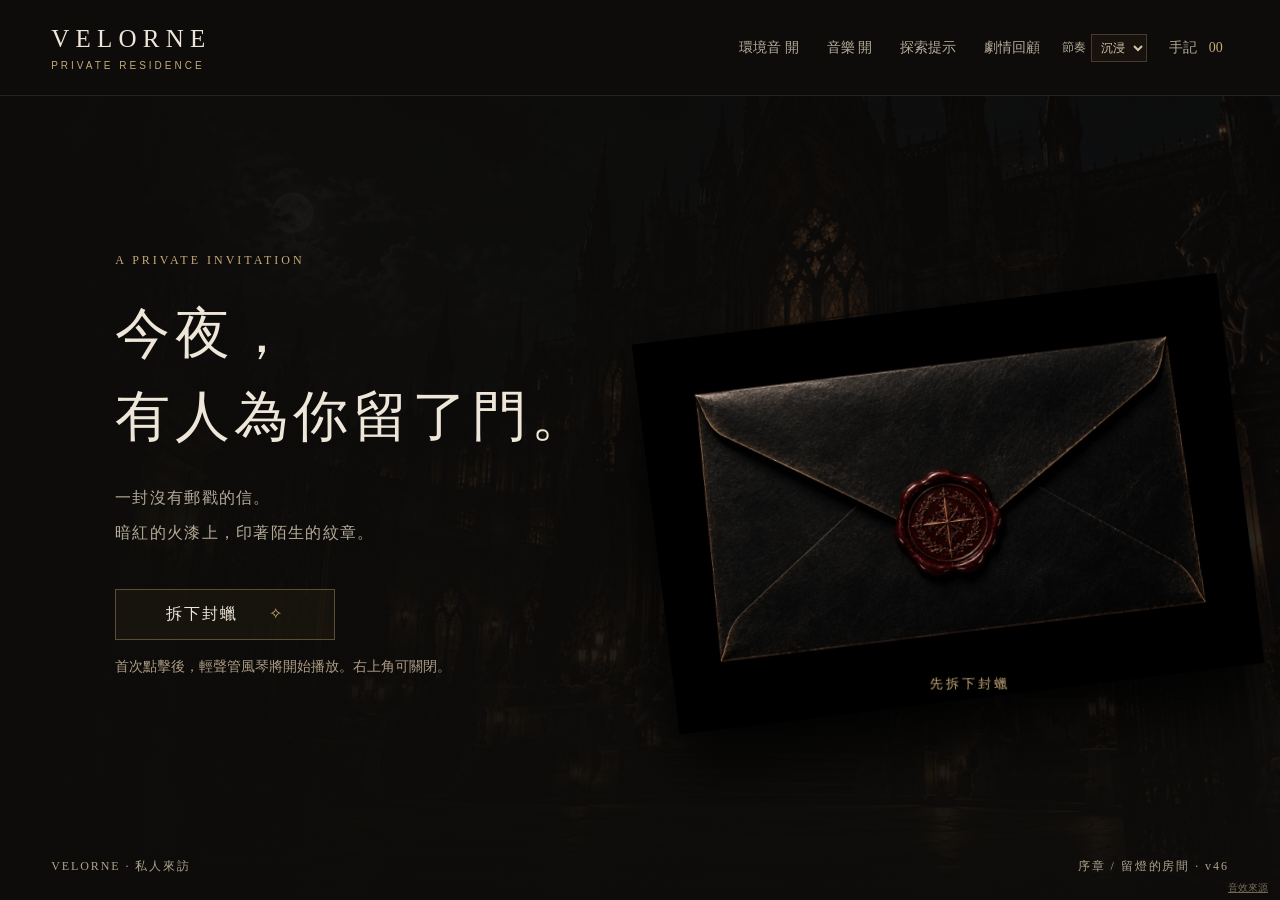
<file: VELORNE_Private_Visit.html>
<!doctype html>
<!-- Retry GitHub Pages deployment -->
<html lang="zh-Hant"><head><base href="velorne-private-visit-v46/"><meta charset="utf-8"><meta name="viewport" content="width=device-width,initial-scale=1"><meta name="theme-color" content="#100d0a"><title>VELORNE — 私人來訪</title><meta name="description" content="拆開一封私人邀請，在燭光與雨聲之間，探索尚未說完的故事。"><link rel="icon" type="image/svg+xml" href="data:image/svg+xml,%3Csvg xmlns='http://www.w3.org/2000/svg' viewBox='0 0 64 64'%3E%3Crect width='64' height='64' rx='12' fill='%23100d0a'/%3E%3Cpath d='M15 16L32 49L49 16M24 16H40' fill='none' stroke='%23c6a978' stroke-width='3'/%3E%3C/svg%3E"><link rel="stylesheet" href="style.css?v=41"></head>
<body><svg width="0" height="0" aria-hidden="true" style="position:absolute"><defs><clipPath id="env-flap36" clipPathUnits="objectBoundingBox"><path d="M .097 .147 L .902 .147 C .895 .201 .904 .228 .854 .270 L .521 .589 Q .500 .618 .478 .589 L .140 .274 Q .110 .254 .097 .147 Z"/></clipPath><clipPath id="env-body36" clipPathUnits="objectBoundingBox"><path d="M .097 .147 Q .110 .254 .140 .274 L .478 .589 Q .500 .618 .521 .589 L .854 .270 C .904 .228 .895 .201 .902 .147 L .914 .827 L .085 .827 Z"/></clipPath></defs></svg><main id="app">
<header><a class="wordmark" href="#" id="home" aria-label="暫停或返回邀請入口">VELORNE<span>PRIVATE RESIDENCE</span></a><div class="tools"><button id="sound" aria-pressed="true">環境音 開</button><button id="music" aria-pressed="true">音樂 開</button><button id="hint" aria-pressed="false">探索提示</button><button id="story-history">劇情回顧</button><label class="pace-control">節奏 <select id="story-pace" aria-label="劇情節奏"><option value="1">沉浸</option><option value="2.5">俐落</option><option value="8">快速</option></select></label><button id="journal">手記 <span id="count">00</span></button></div></header>
<section id="invitation" class="invitation"><img class="invitation-bg" src="assets/exterior.webp" alt="月光下的哥德式宅邸"><div class="invitation-shade"></div><div class="intro"><p class="eyebrow">A PRIVATE INVITATION</p><h1>今夜，<br>有人為你留了門。</h1><p class="intro-copy">一封沒有郵戳的信。<br>暗紅的火漆上，印著陌生的紋章。</p><button id="open" class="primary">拆下封蠟 <span>✧</span></button><p class="audio-hint">首次點擊後，輕聲管風琴將開始播放。右上角可關閉。</p><button id="resume" class="quiet" hidden>繼續上次的來訪</button></div><button id="envelope" class="envelope" aria-label="觸碰火漆，拆開邀請函"><span class="envelope-layers"><img class="envelope-original" src="assets/envelope.webp" alt=""><img class="envelope-wax" src="assets/envelope.webp" alt=""><img class="envelope-card" src="assets/card.webp" alt=""><img class="envelope-body" src="assets/envelope-unsealed.webp" alt="黑色信封與暗紅火漆"><img class="envelope-flap" src="assets/envelope-unsealed.webp" alt=""></span><span id="seal-caption">先拆下封蠟</span></button><div class="entry-footer"><span>VELORNE · 私人來訪</span><span>序章 / 留燈的房間 · v46</span></div></section>
<section id="exploration" hidden aria-label="宅邸探索"><div class="location"><p class="eyebrow" id="room-en"></p><h1 id="room-name"></h1><span class="explore-instruction">移動游標或手指，照亮眼前的空間</span></div><div id="stage-wrap"><div id="stage"><div id="world"><img id="scene" alt=""><div id="entry-door" hidden aria-hidden="true"><img class="entry-interior" src="assets/hall.webp" alt=""><div class="door-leaf leaf-left"><img src="assets/exterior.webp" alt=""></div><div class="door-leaf leaf-right"><img src="assets/exterior.webp" alt=""></div></div><div id="rain-glass" hidden aria-hidden="true"><i style="--drop-x:31%;--drop-y:12%;--drop-time:9s;--drop-delay:-0s"></i><i style="--drop-x:35%;--drop-y:23%;--drop-time:10s;--drop-delay:-2s"></i><i style="--drop-x:39%;--drop-y:34%;--drop-time:11s;--drop-delay:-4s"></i><i style="--drop-x:42%;--drop-y:45%;--drop-time:12s;--drop-delay:-6s"></i><i style="--drop-x:48%;--drop-y:18%;--drop-time:13s;--drop-delay:-8s"></i><i style="--drop-x:51%;--drop-y:29%;--drop-time:9s;--drop-delay:-10s"></i><i style="--drop-x:54%;--drop-y:40%;--drop-time:10s;--drop-delay:-12s"></i><i style="--drop-x:58%;--drop-y:13%;--drop-time:11s;--drop-delay:-14s"></i><i style="--drop-x:65%;--drop-y:24%;--drop-time:12s;--drop-delay:-16s"></i><i style="--drop-x:68%;--drop-y:35%;--drop-time:13s;--drop-delay:-18s"></i><i style="--drop-x:71%;--drop-y:46%;--drop-time:9s;--drop-delay:-20s"></i><i style="--drop-x:74%;--drop-y:19%;--drop-time:10s;--drop-delay:-22s"></i><i style="--drop-x:77%;--drop-y:30%;--drop-time:11s;--drop-delay:-24s"></i><i style="--drop-x:80%;--drop-y:41%;--drop-time:12s;--drop-delay:-26s"></i></div><div id="raking-light" aria-hidden="true"></div><div id="spotlight" aria-hidden="true"></div><div id="hotspots"></div><div id="doorlight" hidden></div></div><div id="walk-veil" aria-hidden="true"></div></div></div><div id="caption" role="status" aria-live="polite"></div><footer class="explore-footer"><button id="back">返回前廳</button><div id="nav" aria-label="前往其他空間"></div><label id="volume-control">音量 <input id="volume" type="range" min="0" max="100" value="38" aria-label="環境音音量"></label><label id="music-control">樂音 <input id="music-volume" type="range" min="0" max="100" value="20" aria-label="背景音樂音量"></label><button id="revisit" hidden>重新開始故事</button><button id="inventory">隨身物品 00</button><span id="save">進度儲存在此瀏覽器 · v46</span></footer></section>
<a href="audio-credits.html" target="_blank" rel="noopener" style="position:fixed;bottom:5px;right:12px;font-size:10px;color:#b7a588;opacity:.6;z-index:10">音效來源</a>
<div id="toast" role="status"></div>
<dialog id="detail"><button class="close" id="close" aria-label="關閉">×</button><div id="detail-body"></div></dialog>
<dialog id="image-viewer" aria-labelledby="image-title"><div class="image-toolbar"><button id="image-close" aria-label="關閉大圖">關閉</button><button id="image-less" aria-label="縮小圖片">−</button><span id="image-zoom-label">100%</span><button id="image-more" aria-label="放大圖片">＋</button><button id="image-fit">適合畫面</button><button id="image-action" hidden>繼續探索</button></div><p id="image-title"></p><div id="image-scroll"><div id="image-surface"><img id="image-full" alt=""><span class="close-rain" aria-hidden="true"><i style="left:14%;top:15%;--drop-time:9s;--drop-delay:-0s"></i><i style="left:22%;top:15%;--drop-time:10s;--drop-delay:-2s"></i><i style="left:31%;top:15%;--drop-time:11s;--drop-delay:-4s"></i><i style="left:69%;top:15%;--drop-time:12s;--drop-delay:-6s"></i><i style="left:77%;top:15%;--drop-time:13s;--drop-delay:-8s"></i><i style="left:86%;top:15%;--drop-time:14s;--drop-delay:-10s"></i></span></div></div><p class="image-help">放大後可捲動查看細節 · Esc 關閉</p></dialog></main><script src="seal.js"></script><script src="candle-motion.js"></script><script src="handle-motion.js"></script><script src="app.js?v=41"></script><script src="narrative.js?v=41"></script><script src="paper-motion.js?v=41"></script><script src="revisits.js?v=41"></script><script src="north-wing.js?v=41"></script><script src="continuity.js?v=41"></script><script src="refinements.js?v=41"></script><script src="atmosphere.js?v=41"></script></body></html>
</file>
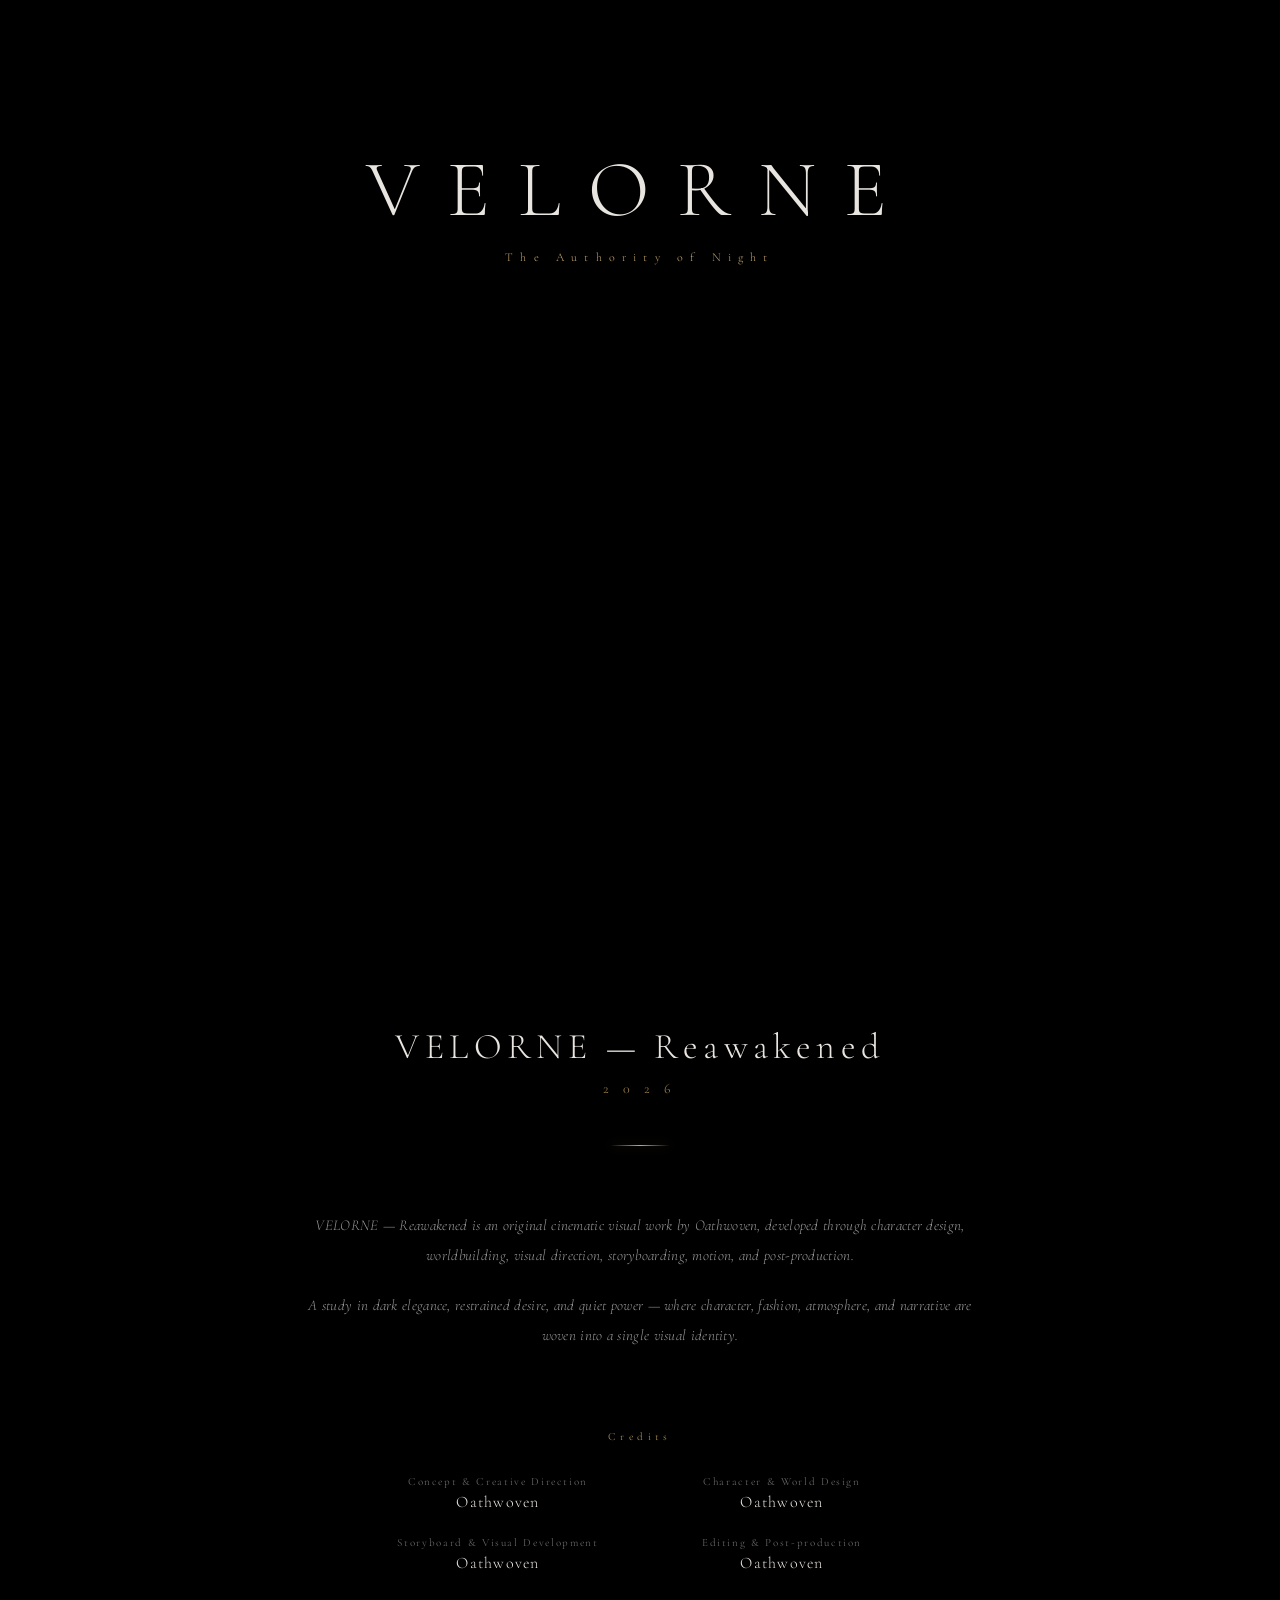
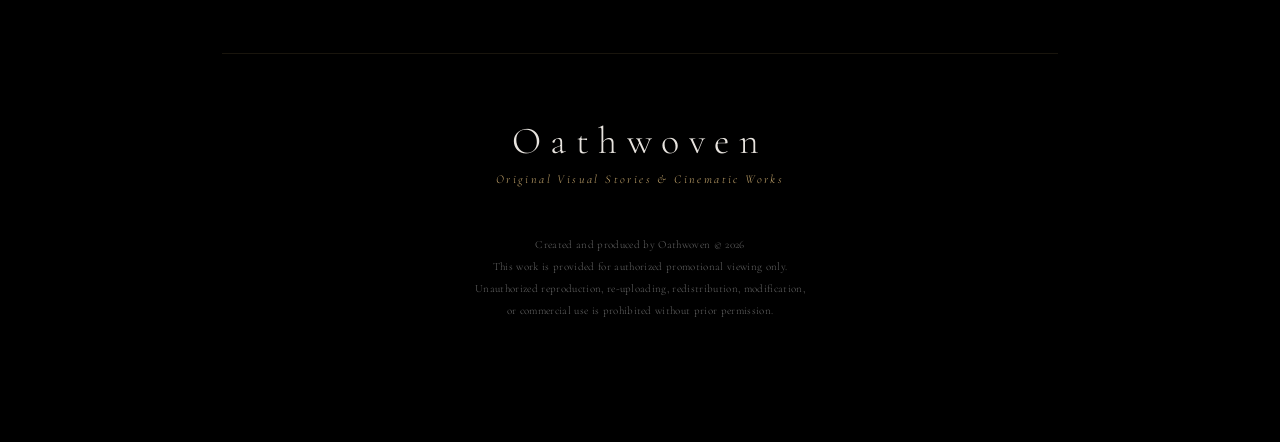
<file: VELORNE_Reawakened.html>
<!DOCTYPE html>
<html lang="en">
<head>
<meta charset="UTF-8">
<meta name="viewport" content="width=device-width, initial-scale=1.0">
<title>VELORNE — Reawakened</title>
<link href="https://fonts.googleapis.com/css2?family=Cormorant+Garamond:ital,wght@0,300;0,400;0,500;0,600;1,300;1,400&display=swap" rel="stylesheet">
<style>
  :root {
    --gold: #c9a96e;
    --gold-dim: #a88a50;
    --gold-faint: rgba(201,169,110,0.12);
    --cream: #e8e4df;
    --silver: #999;
    --silver-dark: #666;
  }
  * { margin: 0; padding: 0; box-sizing: border-box; }
  html { background: #000; }
  body {
    font-family: 'Cormorant Garamond', serif;
    background: #000;
    color: var(--cream);
    overflow-x: hidden;
    -webkit-font-smoothing: antialiased;
  }

  /* === OPENING SEQUENCE === */
  .opening {
    height: 45vh;
    min-height: 280px;
    display: flex;
    flex-direction: column;
    align-items: center;
    justify-content: center;
    position: relative;
  }
  .logo-mark {
    font-size: clamp(42px, 7vw, 80px);
    font-weight: 300;
    letter-spacing: 0.35em;
    color: var(--cream);
    opacity: 0;
    animation: logoFade 2s ease forwards 0.5s;
  }
  .logo-sub {
    font-size: clamp(9px, 1.2vw, 12px);
    font-weight: 300;
    letter-spacing: 0.6em;
    color: var(--gold);
    margin-top: 12px;
    opacity: 0;
    animation: logoFade 1.5s ease forwards 1.2s;
  }
  .scroll-cue { display: none; }

  @keyframes logoFade {
    from { opacity: 0; transform: translateY(8px); }
    to { opacity: 1; transform: translateY(0); }
  }
  @keyframes logoFloat {
    to { transform: translateY(-60px); }
  }
  @keyframes scrollPulse {
    0%, 100% { opacity: 0.3; }
    50% { opacity: 0.8; }
  }

  /* === CONTENT === */
  .content {
    max-width: 900px;
    margin: 0 auto;
    padding: 0 32px 120px;
  }

  /* === VIDEO === */
  .video-section {
    opacity: 0;
    transform: translateY(30px);
    transition: opacity 1.5s ease, transform 1.5s ease;
    margin-bottom: 0;
    max-width: 1100px;
    margin-left: auto;
    margin-right: auto;
    padding: 0 24px;
  }
  .video-section.visible {
    opacity: 1;
    transform: translateY(0);
  }
  .video-wrapper {
    width: 100%;
    aspect-ratio: 16 / 9;
    background: #000;
    overflow: hidden;
  }
  .video-wrapper iframe {
    width: 100%;
    height: 100%;
    display: block;
    border: none;
  }

  /* === FILM TITLE === */
  .film-title {
    text-align: center;
    margin: 28px 0 48px;
    opacity: 0;
    transform: translateY(20px);
    transition: opacity 1.2s ease, transform 1.2s ease;
  }
  .film-title.visible {
    opacity: 1;
    transform: translateY(0);
  }
  .film-title h1 {
    font-size: clamp(24px, 3.5vw, 36px);
    font-weight: 300;
    letter-spacing: 0.15em;
    color: var(--cream);
  }
  .film-title .year {
    font-size: 14px;
    font-weight: 300;
    letter-spacing: 0.4em;
    color: var(--gold-dim);
    margin-top: 12px;
  }

  /* === DIVIDER === */
  .gold-line {
    width: 60px;
    height: 1px;
    background: linear-gradient(90deg, transparent, var(--gold), transparent);
    margin: 0 auto 64px;
    box-shadow: 0 0 12px rgba(201,169,110,0.3);
    opacity: 0;
    transition: opacity 1.5s ease;
  }
  .gold-line.visible { opacity: 1; }

  /* === DESCRIPTION === */
  .description {
    text-align: center;
    margin-bottom: 80px;
    opacity: 0;
    transform: translateY(20px);
    transition: opacity 1.2s ease, transform 1.2s ease;
  }
  .description.visible {
    opacity: 1;
    transform: translateY(0);
  }
  .description p {
    font-size: 15px;
    font-weight: 300;
    font-style: italic;
    line-height: 2;
    color: var(--silver);
    max-width: 680px;
    margin: 0 auto;
    letter-spacing: 0.02em;
  }

  /* === CREDITS === */
  .credits {
    margin-bottom: 80px;
    opacity: 0;
    transform: translateY(20px);
    transition: opacity 1.2s ease, transform 1.2s ease;
  }
  .credits.visible {
    opacity: 1;
    transform: translateY(0);
  }
  .credits-title {
    text-align: center;
    font-size: 11px;
    font-weight: 400;
    letter-spacing: 0.4em;
    color: var(--gold-dim);
    margin-bottom: 32px;
  }
  .credits-grid {
    display: grid;
    grid-template-columns: 1fr 1fr;
    gap: 24px 48px;
    max-width: 520px;
    margin: 0 auto;
  }
  .credit-item {
    text-align: center;
  }
  .credit-role {
    font-size: 11px;
    font-weight: 400;
    letter-spacing: 0.15em;
    color: var(--silver-dark);
    margin-bottom: 4px;
  }
  .credit-name {
    font-size: 16px;
    font-weight: 300;
    letter-spacing: 0.08em;
    color: var(--cream);
  }

  /* === SIGNATURE === */
  .signature {
    text-align: center;
    padding-top: 64px;
    border-top: 1px solid var(--gold-faint);
    opacity: 0;
    transform: translateY(20px);
    transition: opacity 1.2s ease, transform 1.2s ease;
  }
  .signature.visible {
    opacity: 1;
    transform: translateY(0);
  }
  .sig-name {
    font-size: clamp(28px, 4vw, 38px);
    font-weight: 300;
    letter-spacing: 0.25em;
    color: var(--cream);
    margin-bottom: 8px;
  }
  .sig-tagline {
    font-size: 12px;
    font-weight: 300;
    font-style: italic;
    letter-spacing: 0.2em;
    color: var(--gold);
    margin-bottom: 48px;
  }
  .copyright {
    font-size: 11px;
    font-weight: 300;
    line-height: 2;
    color: var(--silver-dark);
    max-width: 520px;
    margin: 0 auto;
    letter-spacing: 0.03em;
  }

  /* === RESPONSIVE === */
  @media (max-width: 600px) {
    .content { padding: 0 20px 80px; }
    .credits-grid { grid-template-columns: 1fr; gap: 20px; }
    .opening { height: 85vh; }
  }

  /* === REDUCED MOTION === */
  @media (prefers-reduced-motion: reduce) {
    .logo-mark, .logo-sub, .scroll-cue { animation: none; opacity: 1; }
    .video-section, .film-title, .gold-line, .description, .credits, .signature {
      opacity: 1; transform: none;
    }
  }
</style>
</head>
<body>

<!-- OPENING SEQUENCE -->
<div class="opening">
  <div class="logo-mark">VELORNE</div>
  <div class="logo-sub">The Authority of Night</div>
  <div class="scroll-cue"><span></span></div>
</div>

<!-- VIDEO (wide, outside content column) -->
<div class="video-section anim">
  <div class="video-wrapper">
    <iframe src="https://www.youtube.com/embed/BEw5ybNM6Q8?rel=0&modestbranding=1&color=white" allowfullscreen allow="autoplay; encrypted-media" referrerpolicy="strict-origin-when-cross-origin"></iframe>
  </div>
</div>

<!-- MAIN CONTENT -->
<div class="content">

  <!-- FILM TITLE -->
  <div class="film-title anim">
    <h1>VELORNE — Reawakened</h1>
    <div class="year">2 0 2 6</div>
  </div>

  <div class="gold-line anim"></div>

  <!-- DESCRIPTION -->
  <div class="description anim">
    <p>VELORNE — Reawakened is an original cinematic visual work by Oathwoven, developed through character design, worldbuilding, visual direction, storyboarding, motion, and post-production.</p>
    <p style="margin-top: 20px;">A study in dark elegance, restrained desire, and quiet power — where character, fashion, atmosphere, and narrative are woven into a single visual identity.</p>
  </div>

  <!-- CREDITS -->
  <div class="credits anim">
    <div class="credits-title">Credits</div>
    <div class="credits-grid">
      <div class="credit-item">
        <div class="credit-role">Concept & Creative Direction</div>
        <div class="credit-name">Oathwoven</div>
      </div>
      <div class="credit-item">
        <div class="credit-role">Character & World Design</div>
        <div class="credit-name">Oathwoven</div>
      </div>
      <div class="credit-item">
        <div class="credit-role">Storyboard & Visual Development</div>
        <div class="credit-name">Oathwoven</div>
      </div>
      <div class="credit-item">
        <div class="credit-role">Editing & Post-production</div>
        <div class="credit-name">Oathwoven</div>
      </div>
    </div>
  </div>

  <!-- SIGNATURE -->
  <div class="signature anim">
    <div class="sig-name">Oathwoven</div>
    <div class="sig-tagline">Original Visual Stories & Cinematic Works</div>
    <div class="copyright">
      Created and produced by Oathwoven © 2026<br>
      This work is provided for authorized promotional viewing only.<br>
      Unauthorized reproduction, re-uploading, redistribution, modification,<br>
      or commercial use is prohibited without prior permission.
    </div>
  </div>

</div>

<script>
const observer = new IntersectionObserver((entries) => {
  entries.forEach(entry => {
    if (entry.isIntersecting) entry.target.classList.add('visible');
  });
}, { threshold: 0.1 });

document.querySelectorAll('.anim').forEach(el => observer.observe(el));
</script>
</body>
</html>
</file>
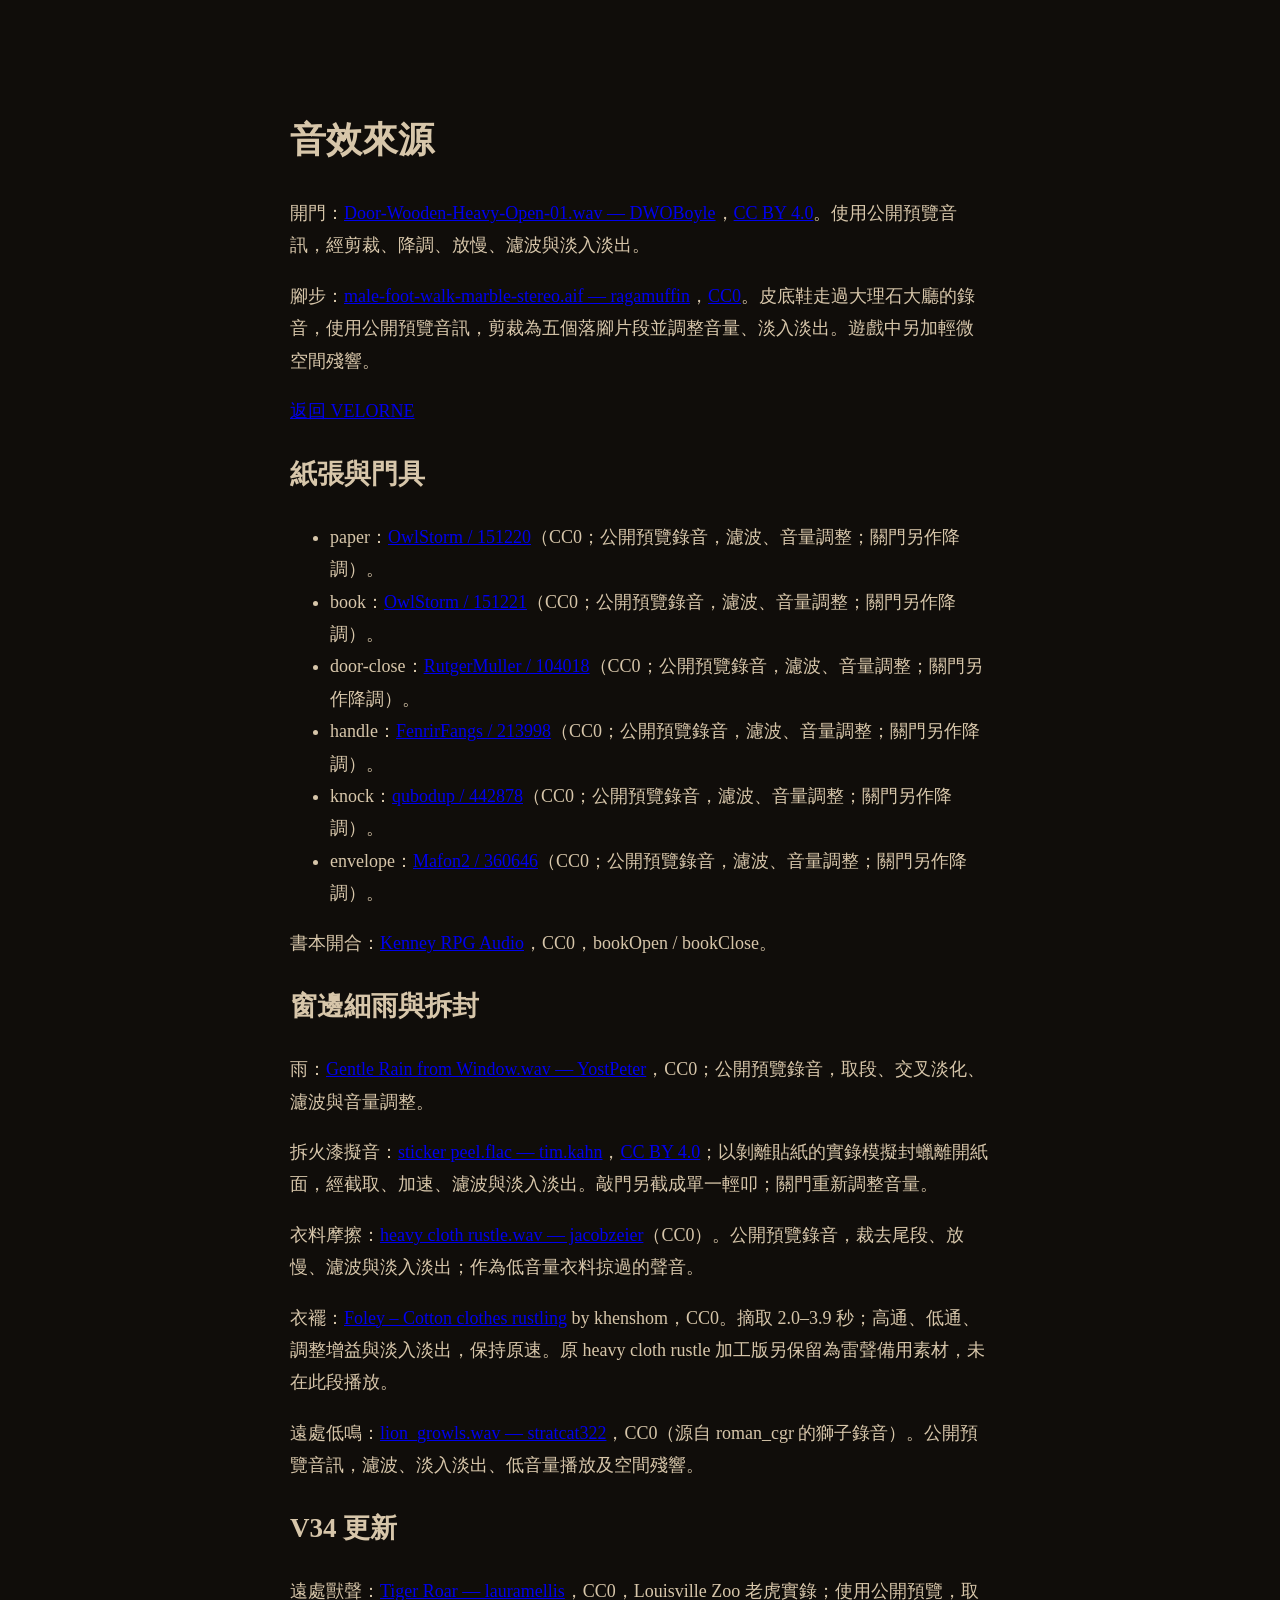
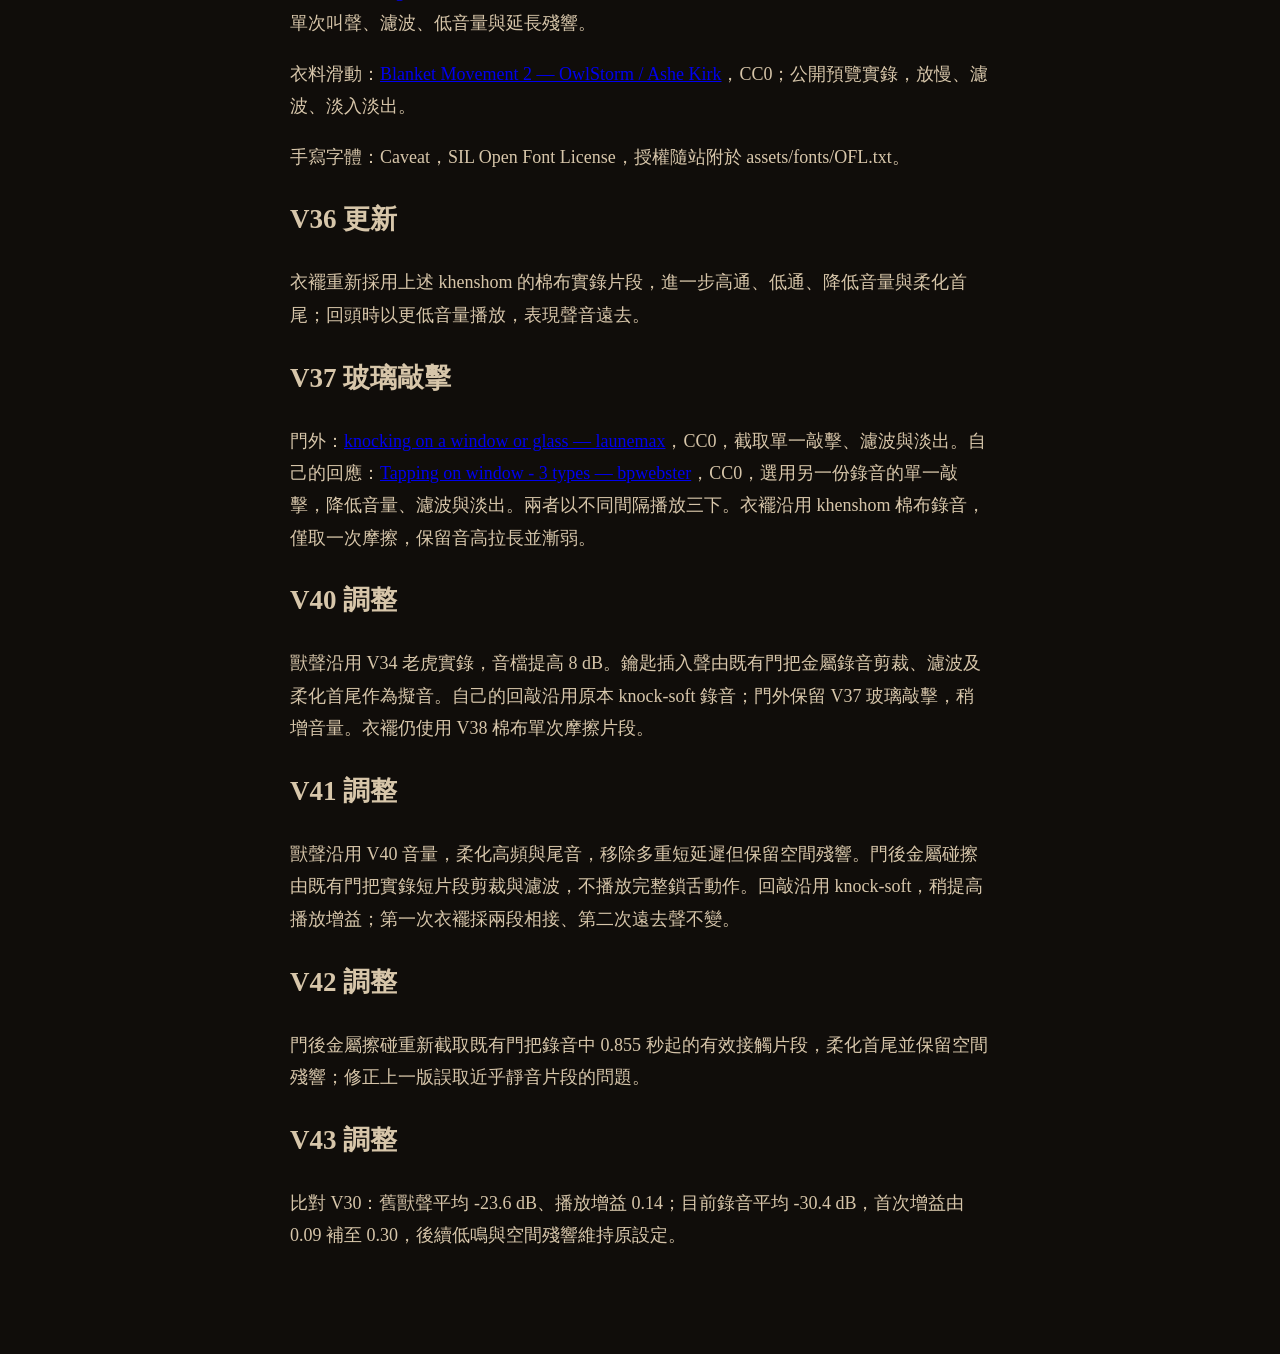
<file: velorne-private-visit-v46/audio-credits.html>
<!doctype html><html lang="zh-Hant"><meta charset="utf-8"><meta name="viewport" content="width=device-width"><title>VELORNE · 音效來源</title><body style="background:#100d0a;color:#d7c6aa;font:18px/1.8 Georgia,serif;max-width:700px;margin:60px auto;padding:24px"><h1>音效來源</h1><p>開門：<a href="https://freesound.org/people/DWOBoyle/sounds/151989/">Door-Wooden-Heavy-Open-01.wav — DWOBoyle</a>，<a href="https://creativecommons.org/licenses/by/4.0/">CC BY 4.0</a>。使用公開預覽音訊，經剪裁、降調、放慢、濾波與淡入淡出。</p><p>腳步：<a href="https://freesound.org/people/ragamuffin/sounds/118985/">male-foot-walk-marble-stereo.aif — ragamuffin</a>，<a href="https://creativecommons.org/publicdomain/zero/1.0/">CC0</a>。皮底鞋走過大理石大廳的錄音，使用公開預覽音訊，剪裁為五個落腳片段並調整音量、淡入淡出。遊戲中另加輕微空間殘響。</p><p><a href="index.html">返回 VELORNE</a></p><h2>紙張與門具</h2><ul><li>paper：<a href="https://freesound.org/people/OwlStorm/sounds/151220/">OwlStorm / 151220</a>（CC0；公開預覽錄音，濾波、音量調整；關門另作降調）。</li><li>book：<a href="https://freesound.org/people/OwlStorm/sounds/151221/">OwlStorm / 151221</a>（CC0；公開預覽錄音，濾波、音量調整；關門另作降調）。</li><li>door-close：<a href="https://freesound.org/people/RutgerMuller/sounds/104018/">RutgerMuller / 104018</a>（CC0；公開預覽錄音，濾波、音量調整；關門另作降調）。</li><li>handle：<a href="https://freesound.org/people/FenrirFangs/sounds/213998/">FenrirFangs / 213998</a>（CC0；公開預覽錄音，濾波、音量調整；關門另作降調）。</li><li>knock：<a href="https://freesound.org/people/qubodup/sounds/442878/">qubodup / 442878</a>（CC0；公開預覽錄音，濾波、音量調整；關門另作降調）。</li><li>envelope：<a href="https://freesound.org/people/Mafon2/sounds/360646/">Mafon2 / 360646</a>（CC0；公開預覽錄音，濾波、音量調整；關門另作降調）。</li></ul><p>書本開合：<a href="https://kenney.nl/assets/rpg-audio">Kenney RPG Audio</a>，CC0，bookOpen / bookClose。</p><h2>窗邊細雨與拆封</h2><p>雨：<a href="https://freesound.org/people/YostPeter/sounds/523405/">Gentle Rain from Window.wav — YostPeter</a>，CC0；公開預覽錄音，取段、交叉淡化、濾波與音量調整。</p><p>拆火漆擬音：<a href="https://freesound.org/people/tim.kahn/sounds/27976/">sticker peel.flac — tim.kahn</a>，<a href="https://creativecommons.org/licenses/by/4.0/">CC BY 4.0</a>；以剝離貼紙的實錄模擬封蠟離開紙面，經截取、加速、濾波與淡入淡出。敲門另截成單一輕叩；關門重新調整音量。</p><p>衣料摩擦：<a href="https://freesound.org/people/jacobzeier/sounds/163164/">heavy cloth rustle.wav — jacobzeier</a>（CC0）。公開預覽錄音，裁去尾段、放慢、濾波與淡入淡出；作為低音量衣料掠過的聲音。</p><p>衣襬：<a href="https://freesound.org/people/khenshom/sounds/481075/">Foley – Cotton clothes rustling</a> by khenshom，CC0。摘取 2.0–3.9 秒；高通、低通、調整增益與淡入淡出，保持原速。原 heavy cloth rustle 加工版另保留為雷聲備用素材，未在此段播放。</p><p>遠處低鳴：<a href="https://freesound.org/people/stratcat322/sounds/270383/">lion_growls.wav — stratcat322</a>，CC0（源自 roman_cgr 的獅子錄音）。公開預覽音訊，濾波、淡入淡出、低音量播放及空間殘響。</p><h2>V34 更新</h2><p>遠處獸聲：<a href="https://freesound.org/people/lauramellis/sounds/263115/">Tiger Roar — lauramellis</a>，CC0，Louisville Zoo 老虎實錄；使用公開預覽，取單次叫聲、濾波、低音量與延長殘響。</p><p>衣料滑動：<a href="https://freesound.org/people/OwlStorm/sounds/320138/">Blanket Movement 2 — OwlStorm / Ashe Kirk</a>，CC0；公開預覽實錄，放慢、濾波、淡入淡出。</p><p>手寫字體：Caveat，SIL Open Font License，授權隨站附於 assets/fonts/OFL.txt。</p><h2>V36 更新</h2><p>衣襬重新採用上述 khenshom 的棉布實錄片段，進一步高通、低通、降低音量與柔化首尾；回頭時以更低音量播放，表現聲音遠去。</p><h2>V37 玻璃敲擊</h2><p>門外：<a href="https://freesound.org/people/launemax/sounds/249932/">knocking on a window or glass — launemax</a>，CC0，截取單一敲擊、濾波與淡出。自己的回應：<a href="https://freesound.org/people/bpwebster/sounds/658607/">Tapping on window - 3 types — bpwebster</a>，CC0，選用另一份錄音的單一敲擊，降低音量、濾波與淡出。兩者以不同間隔播放三下。衣襬沿用 khenshom 棉布錄音，僅取一次摩擦，保留音高拉長並漸弱。</p><h2>V40 調整</h2><p>獸聲沿用 V34 老虎實錄，音檔提高 8 dB。鑰匙插入聲由既有門把金屬錄音剪裁、濾波及柔化首尾作為擬音。自己的回敲沿用原本 knock-soft 錄音；門外保留 V37 玻璃敲擊，稍增音量。衣襬仍使用 V38 棉布單次摩擦片段。</p><h2>V41 調整</h2><p>獸聲沿用 V40 音量，柔化高頻與尾音，移除多重短延遲但保留空間殘響。門後金屬碰擦由既有門把實錄短片段剪裁與濾波，不播放完整鎖舌動作。回敲沿用 knock-soft，稍提高播放增益；第一次衣襬採兩段相接、第二次遠去聲不變。</p><h2>V42 調整</h2><p>門後金屬擦碰重新截取既有門把錄音中 0.855 秒起的有效接觸片段，柔化首尾並保留空間殘響；修正上一版誤取近乎靜音片段的問題。</p><h2>V43 調整</h2><p>比對 V30：舊獸聲平均 -23.6 dB、播放增益 0.14；目前錄音平均 -30.4 dB，首次增益由 0.09 補至 0.30，後續低鳴與空間殘響維持原設定。</p></body></html>
</file>
